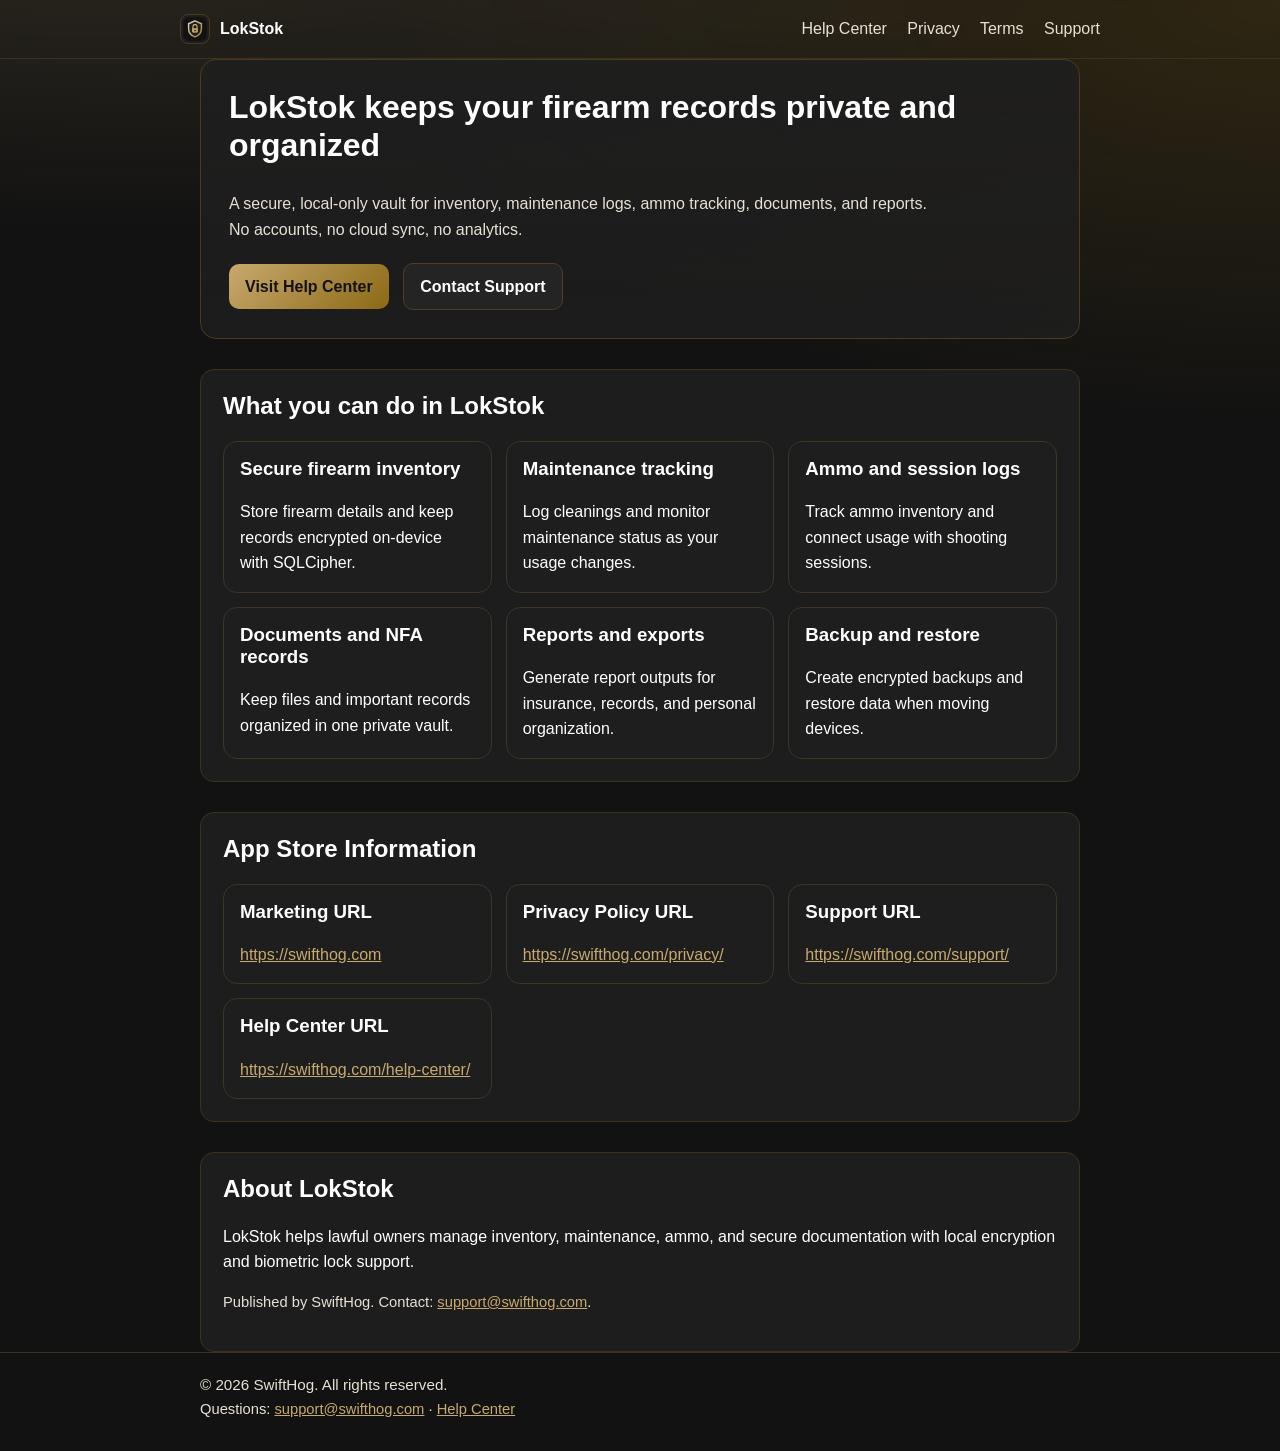
<file: index.html>
<!doctype html>
<html lang="en">
  <head>
    <meta charset="UTF-8" />
    <meta name="viewport" content="width=device-width, initial-scale=1.0" />
    <meta name="robots" content="noindex" />
    <title>LokStok | Local-Only Firearms Vault</title>
    <meta
      name="description"
      content="LokStok is a local-only encrypted firearms vault app by SwiftHog for secure inventory, records, and documentation."
    />
    <link rel="stylesheet" href="/styles.css" />
  </head>
  <body>
    <header>
      <div class="container topbar">
        <a class="brand" href="/">
          <img class="brand-badge" src="/assets/lokstok-logo.svg" alt="LokStok logo" />
          <span>LokStok</span>
        </a>
        <nav aria-label="Primary">
          <a href="/help-center/">Help Center</a>
          <a href="/privacy/">Privacy</a>
          <a href="/terms/">Terms</a>
          <a href="/support/">Support</a>
        </nav>
      </div>
    </header>

    <main class="container">
      <section class="hero">
        <h1>LokStok keeps your firearm records private and organized</h1>
        <p class="subtext">
          A secure, local-only vault for inventory, maintenance logs, ammo tracking, documents, and
          reports. No accounts, no cloud sync, no analytics.
        </p>
        <div class="button-row">
          <a class="button" href="/help-center/">Visit Help Center</a>
          <a class="button secondary" href="/support/">Contact Support</a>
        </div>
      </section>

      <section class="section">
        <h2>What you can do in LokStok</h2>
        <div class="grid">
          <article class="card">
            <h3>Secure firearm inventory</h3>
            <p>Store firearm details and keep records encrypted on-device with SQLCipher.</p>
          </article>
          <article class="card">
            <h3>Maintenance tracking</h3>
            <p>Log cleanings and monitor maintenance status as your usage changes.</p>
          </article>
          <article class="card">
            <h3>Ammo and session logs</h3>
            <p>Track ammo inventory and connect usage with shooting sessions.</p>
          </article>
          <article class="card">
            <h3>Documents and NFA records</h3>
            <p>Keep files and important records organized in one private vault.</p>
          </article>
          <article class="card">
            <h3>Reports and exports</h3>
            <p>Generate report outputs for insurance, records, and personal organization.</p>
          </article>
          <article class="card">
            <h3>Backup and restore</h3>
            <p>Create encrypted backups and restore data when moving devices.</p>
          </article>
        </div>
      </section>

      <section class="section">
        <h2>App Store Information</h2>
        <div class="grid">
          <article class="card">
            <h3>Marketing URL</h3>
            <p><a href="https://swifthog.com">https://swifthog.com</a></p>
          </article>
          <article class="card">
            <h3>Privacy Policy URL</h3>
            <p><a href="https://swifthog.com/privacy/">https://swifthog.com/privacy/</a></p>
          </article>
          <article class="card">
            <h3>Support URL</h3>
            <p><a href="https://swifthog.com/support/">https://swifthog.com/support/</a></p>
          </article>
          <article class="card">
            <h3>Help Center URL</h3>
            <p><a href="https://swifthog.com/help-center/">https://swifthog.com/help-center/</a></p>
          </article>
        </div>
      </section>

      <section class="section">
        <h2>About LokStok</h2>
        <p>
          LokStok helps lawful owners manage inventory, maintenance, ammo, and secure documentation
          with local encryption and biometric lock support.
        </p>
        <p class="small">
          Published by SwiftHog. Contact: <a href="mailto:support@swifthog.com">support@swifthog.com</a>.
        </p>
      </section>
    </main>

    <footer>
      <div class="container">
        <div>© <span id="year"></span> SwiftHog. All rights reserved.</div>
        <div class="small">
          Questions: <a href="mailto:support@swifthog.com">support@swifthog.com</a> ·
          <a href="/help-center/">Help Center</a>
        </div>
      </div>
    </footer>

    <script>
      document.getElementById("year").textContent = new Date().getFullYear();
    </script>
  </body>
</html>
</file>
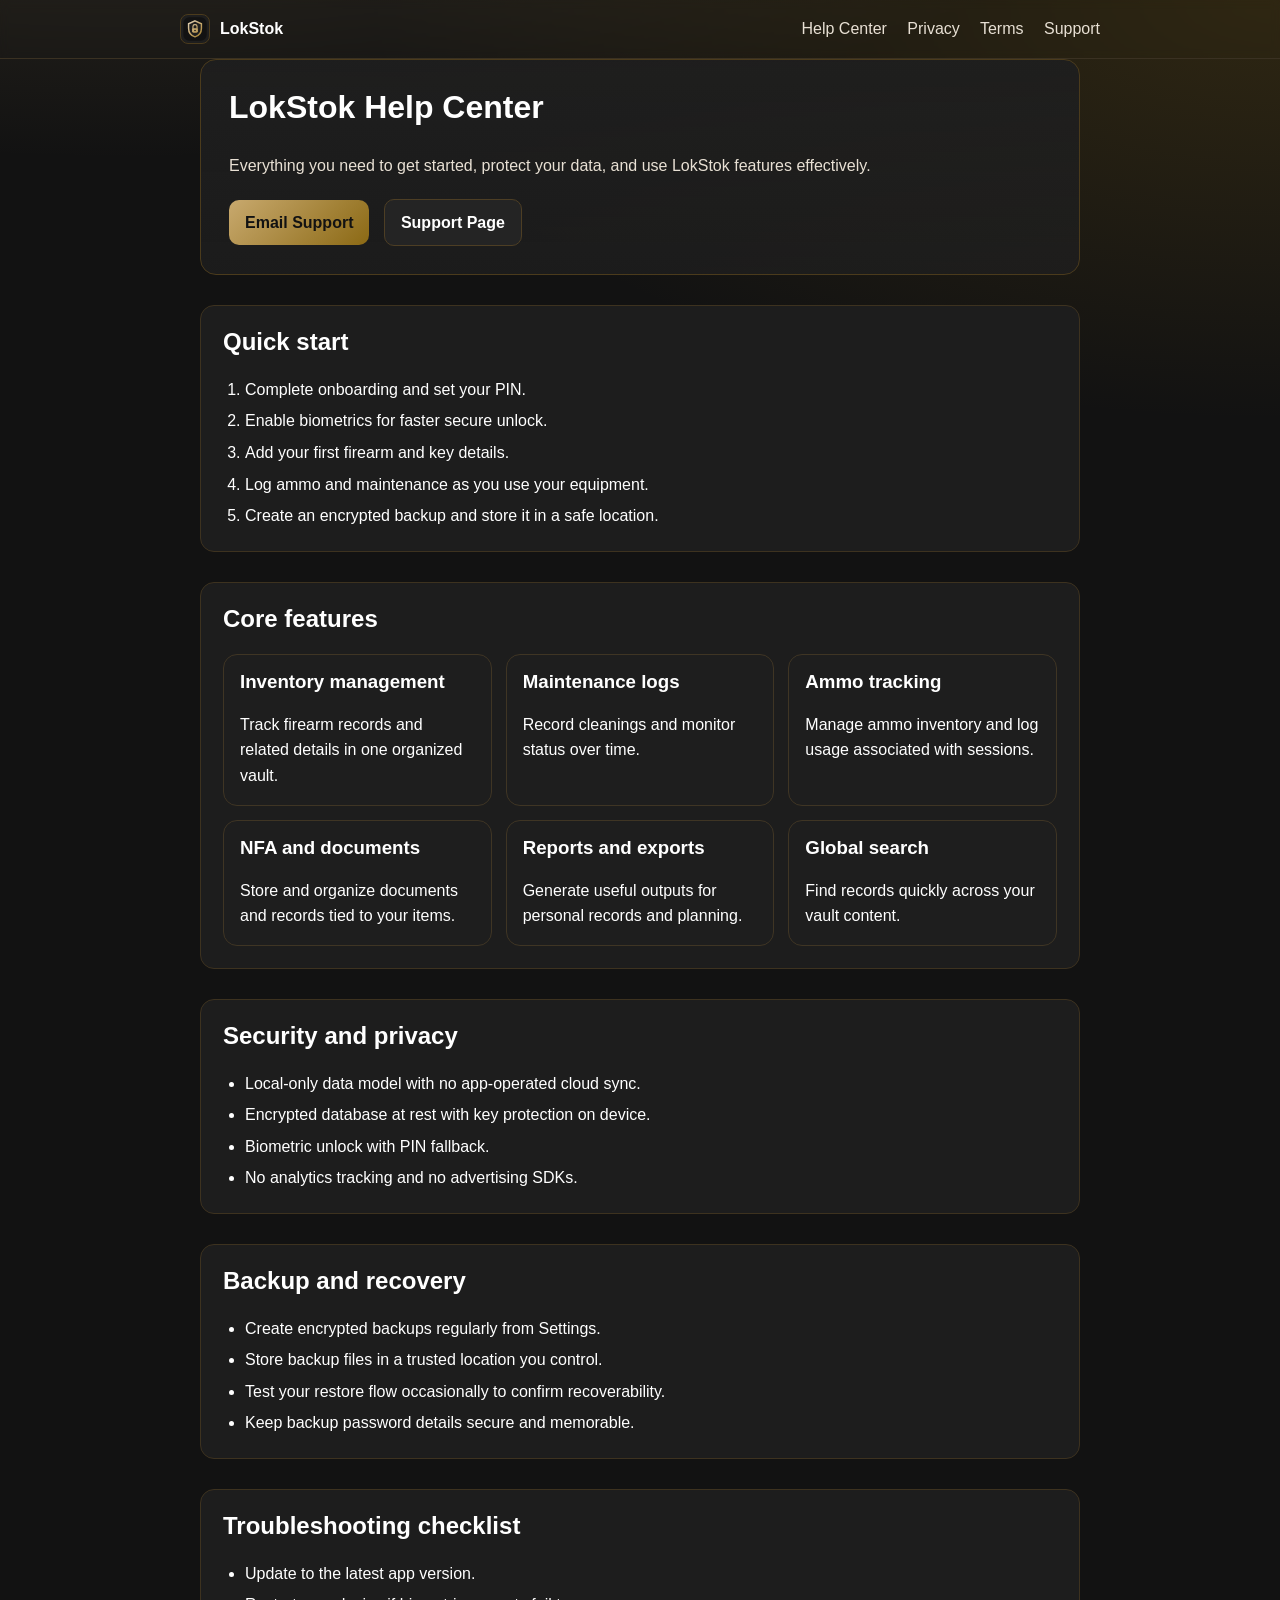
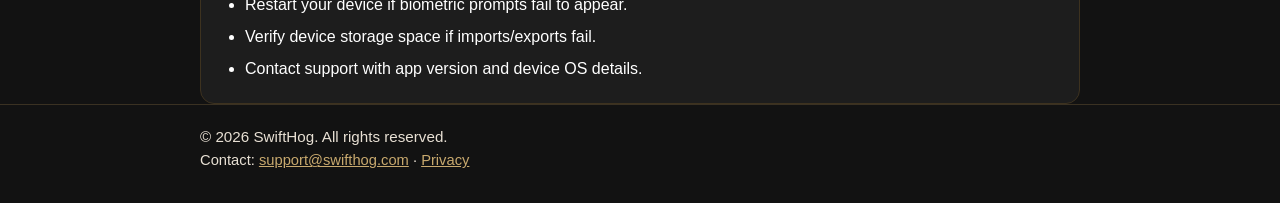
<file: help-center/index.html>
<!doctype html>
<html lang="en">
  <head>
    <meta charset="UTF-8" />
    <meta name="viewport" content="width=device-width, initial-scale=1.0" />
    <meta name="robots" content="noindex" />
    <title>Help Center | LokStok</title>
    <meta
      name="description"
      content="LokStok help center with setup guidance, feature overview, and support information."
    />
    <link rel="stylesheet" href="/styles.css" />
  </head>
  <body>
    <header>
      <div class="container topbar">
        <a class="brand" href="/">
          <img class="brand-badge" src="/assets/lokstok-logo.svg" alt="LokStok logo" />
          <span>LokStok</span>
        </a>
        <nav aria-label="Primary">
          <a href="/help-center/">Help Center</a>
          <a href="/privacy/">Privacy</a>
          <a href="/terms/">Terms</a>
          <a href="/support/">Support</a>
        </nav>
      </div>
    </header>

    <main class="container">
      <section class="hero">
        <h1>LokStok Help Center</h1>
        <p class="subtext">
          Everything you need to get started, protect your data, and use LokStok features
          effectively.
        </p>
        <div class="button-row">
          <a class="button" href="mailto:support@swifthog.com">Email Support</a>
          <a class="button secondary" href="/support/">Support Page</a>
        </div>
      </section>

      <section class="section">
        <h2>Quick start</h2>
        <ol>
          <li>Complete onboarding and set your PIN.</li>
          <li>Enable biometrics for faster secure unlock.</li>
          <li>Add your first firearm and key details.</li>
          <li>Log ammo and maintenance as you use your equipment.</li>
          <li>Create an encrypted backup and store it in a safe location.</li>
        </ol>
      </section>

      <section class="section">
        <h2>Core features</h2>
        <div class="grid">
          <article class="card">
            <h3>Inventory management</h3>
            <p>Track firearm records and related details in one organized vault.</p>
          </article>
          <article class="card">
            <h3>Maintenance logs</h3>
            <p>Record cleanings and monitor status over time.</p>
          </article>
          <article class="card">
            <h3>Ammo tracking</h3>
            <p>Manage ammo inventory and log usage associated with sessions.</p>
          </article>
          <article class="card">
            <h3>NFA and documents</h3>
            <p>Store and organize documents and records tied to your items.</p>
          </article>
          <article class="card">
            <h3>Reports and exports</h3>
            <p>Generate useful outputs for personal records and planning.</p>
          </article>
          <article class="card">
            <h3>Global search</h3>
            <p>Find records quickly across your vault content.</p>
          </article>
        </div>
      </section>

      <section class="section">
        <h2>Security and privacy</h2>
        <ul>
          <li>Local-only data model with no app-operated cloud sync.</li>
          <li>Encrypted database at rest with key protection on device.</li>
          <li>Biometric unlock with PIN fallback.</li>
          <li>No analytics tracking and no advertising SDKs.</li>
        </ul>
      </section>

      <section class="section">
        <h2>Backup and recovery</h2>
        <ul>
          <li>Create encrypted backups regularly from Settings.</li>
          <li>Store backup files in a trusted location you control.</li>
          <li>Test your restore flow occasionally to confirm recoverability.</li>
          <li>Keep backup password details secure and memorable.</li>
        </ul>
      </section>

      <section class="section">
        <h2>Troubleshooting checklist</h2>
        <ul>
          <li>Update to the latest app version.</li>
          <li>Restart your device if biometric prompts fail to appear.</li>
          <li>Verify device storage space if imports/exports fail.</li>
          <li>Contact support with app version and device OS details.</li>
        </ul>
      </section>
    </main>

    <footer>
      <div class="container">
        <div>© <span id="year"></span> SwiftHog. All rights reserved.</div>
        <div class="small">
          Contact: <a href="mailto:support@swifthog.com">support@swifthog.com</a> ·
          <a href="/privacy/">Privacy</a>
        </div>
      </div>
    </footer>

    <script>
      document.getElementById("year").textContent = new Date().getFullYear();
    </script>
  </body>
</html>
</file>
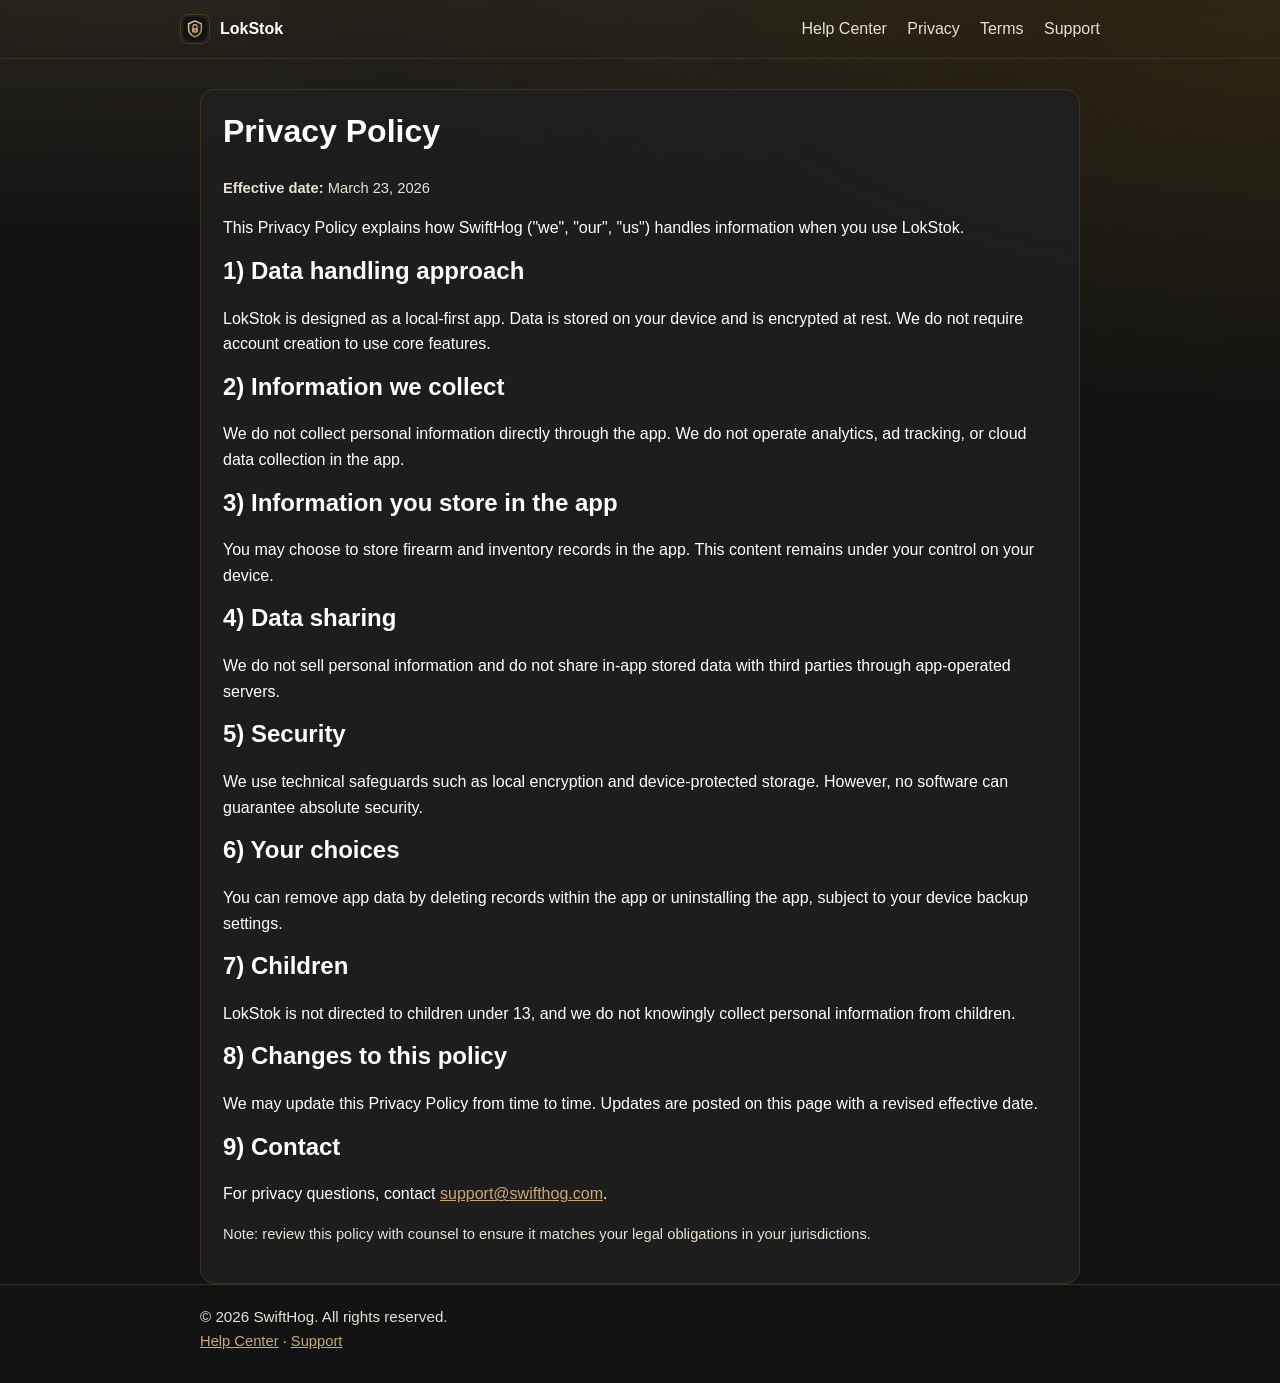
<file: privacy/index.html>
<!doctype html>
<html lang="en">
  <head>
    <meta charset="UTF-8" />
    <meta name="viewport" content="width=device-width, initial-scale=1.0" />
    <meta name="robots" content="noindex" />
    <title>Privacy Policy | LokStok</title>
    <meta name="description" content="LokStok privacy policy for the local-only encrypted firearms vault app." />
    <link rel="stylesheet" href="/styles.css" />
  </head>
  <body>
    <header>
      <div class="container topbar">
        <a class="brand" href="/">
          <img class="brand-badge" src="/assets/lokstok-logo.svg" alt="LokStok logo" />
          <span>LokStok</span>
        </a>
        <nav aria-label="Primary">
          <a href="/help-center/">Help Center</a>
          <a href="/privacy/">Privacy</a>
          <a href="/terms/">Terms</a>
          <a href="/support/">Support</a>
        </nav>
      </div>
    </header>

    <main class="container">
      <section class="section">
        <h1>Privacy Policy</h1>
        <p class="small"><strong>Effective date:</strong> March 23, 2026</p>
        <p>
          This Privacy Policy explains how SwiftHog ("we", "our", "us") handles information when
          you use LokStok.
        </p>

        <h2>1) Data handling approach</h2>
        <p>
          LokStok is designed as a local-first app. Data is stored on your device and is
          encrypted at rest. We do not require account creation to use core features.
        </p>

        <h2>2) Information we collect</h2>
        <p>
          We do not collect personal information directly through the app. We do not operate
          analytics, ad tracking, or cloud data collection in the app.
        </p>

        <h2>3) Information you store in the app</h2>
        <p>
          You may choose to store firearm and inventory records in the app. This content remains
          under your control on your device.
        </p>

        <h2>4) Data sharing</h2>
        <p>
          We do not sell personal information and do not share in-app stored data with third
          parties through app-operated servers.
        </p>

        <h2>5) Security</h2>
        <p>
          We use technical safeguards such as local encryption and device-protected storage.
          However, no software can guarantee absolute security.
        </p>

        <h2>6) Your choices</h2>
        <p>
          You can remove app data by deleting records within the app or uninstalling the app,
          subject to your device backup settings.
        </p>

        <h2>7) Children</h2>
        <p>
          LokStok is not directed to children under 13, and we do not knowingly collect
          personal information from children.
        </p>

        <h2>8) Changes to this policy</h2>
        <p>
          We may update this Privacy Policy from time to time. Updates are posted on this page with
          a revised effective date.
        </p>

        <h2>9) Contact</h2>
        <p>
          For privacy questions, contact
          <a href="mailto:support@swifthog.com">support@swifthog.com</a>.
        </p>

        <p class="small">
          Note: review this policy with counsel to ensure it matches your legal obligations in your
          jurisdictions.
        </p>
      </section>
    </main>

    <footer>
      <div class="container">
        <div>© <span id="year"></span> SwiftHog. All rights reserved.</div>
        <div class="small"><a href="/help-center/">Help Center</a> · <a href="/support/">Support</a></div>
      </div>
    </footer>

    <script>
      document.getElementById("year").textContent = new Date().getFullYear();
    </script>
  </body>
</html>
</file>
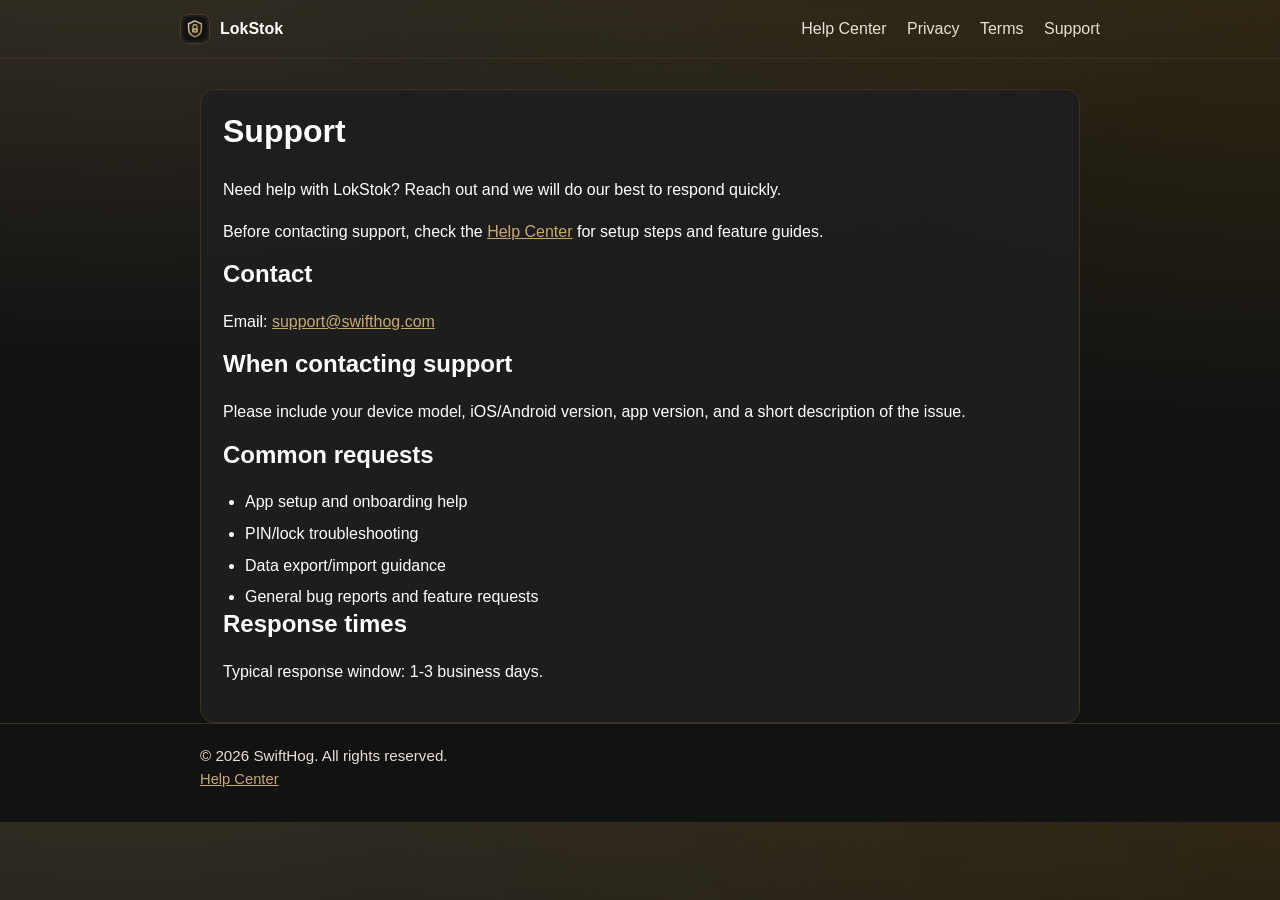
<file: support/index.html>
<!doctype html>
<html lang="en">
  <head>
    <meta charset="UTF-8" />
    <meta name="viewport" content="width=device-width, initial-scale=1.0" />
    <meta name="robots" content="noindex" />
    <title>Support | LokStok</title>
    <meta name="description" content="Support for LokStok by SwiftHog." />
    <link rel="stylesheet" href="/styles.css" />
  </head>
  <body>
    <header>
      <div class="container topbar">
        <a class="brand" href="/">
          <img class="brand-badge" src="/assets/lokstok-logo.svg" alt="LokStok logo" />
          <span>LokStok</span>
        </a>
        <nav aria-label="Primary">
          <a href="/help-center/">Help Center</a>
          <a href="/privacy/">Privacy</a>
          <a href="/terms/">Terms</a>
          <a href="/support/">Support</a>
        </nav>
      </div>
    </header>

    <main class="container">
      <section class="section">
        <h1>Support</h1>
        <p>
          Need help with LokStok? Reach out and we will do our best to respond quickly.
        </p>
        <p>
          Before contacting support, check the <a href="/help-center/">Help Center</a> for setup
          steps and feature guides.
        </p>

        <h2>Contact</h2>
        <p>
          Email: <a href="mailto:support@swifthog.com">support@swifthog.com</a>
        </p>

        <h2>When contacting support</h2>
        <p>
          Please include your device model, iOS/Android version, app version, and a short
          description of the issue.
        </p>

        <h2>Common requests</h2>
        <ul>
          <li>App setup and onboarding help</li>
          <li>PIN/lock troubleshooting</li>
          <li>Data export/import guidance</li>
          <li>General bug reports and feature requests</li>
        </ul>

        <h2>Response times</h2>
        <p>Typical response window: 1-3 business days.</p>
      </section>
    </main>

    <footer>
      <div class="container">
        <div>© <span id="year"></span> SwiftHog. All rights reserved.</div>
        <div class="small"><a href="/help-center/">Help Center</a></div>
      </div>
    </footer>

    <script>
      document.getElementById("year").textContent = new Date().getFullYear();
    </script>
  </body>
</html>
</file>
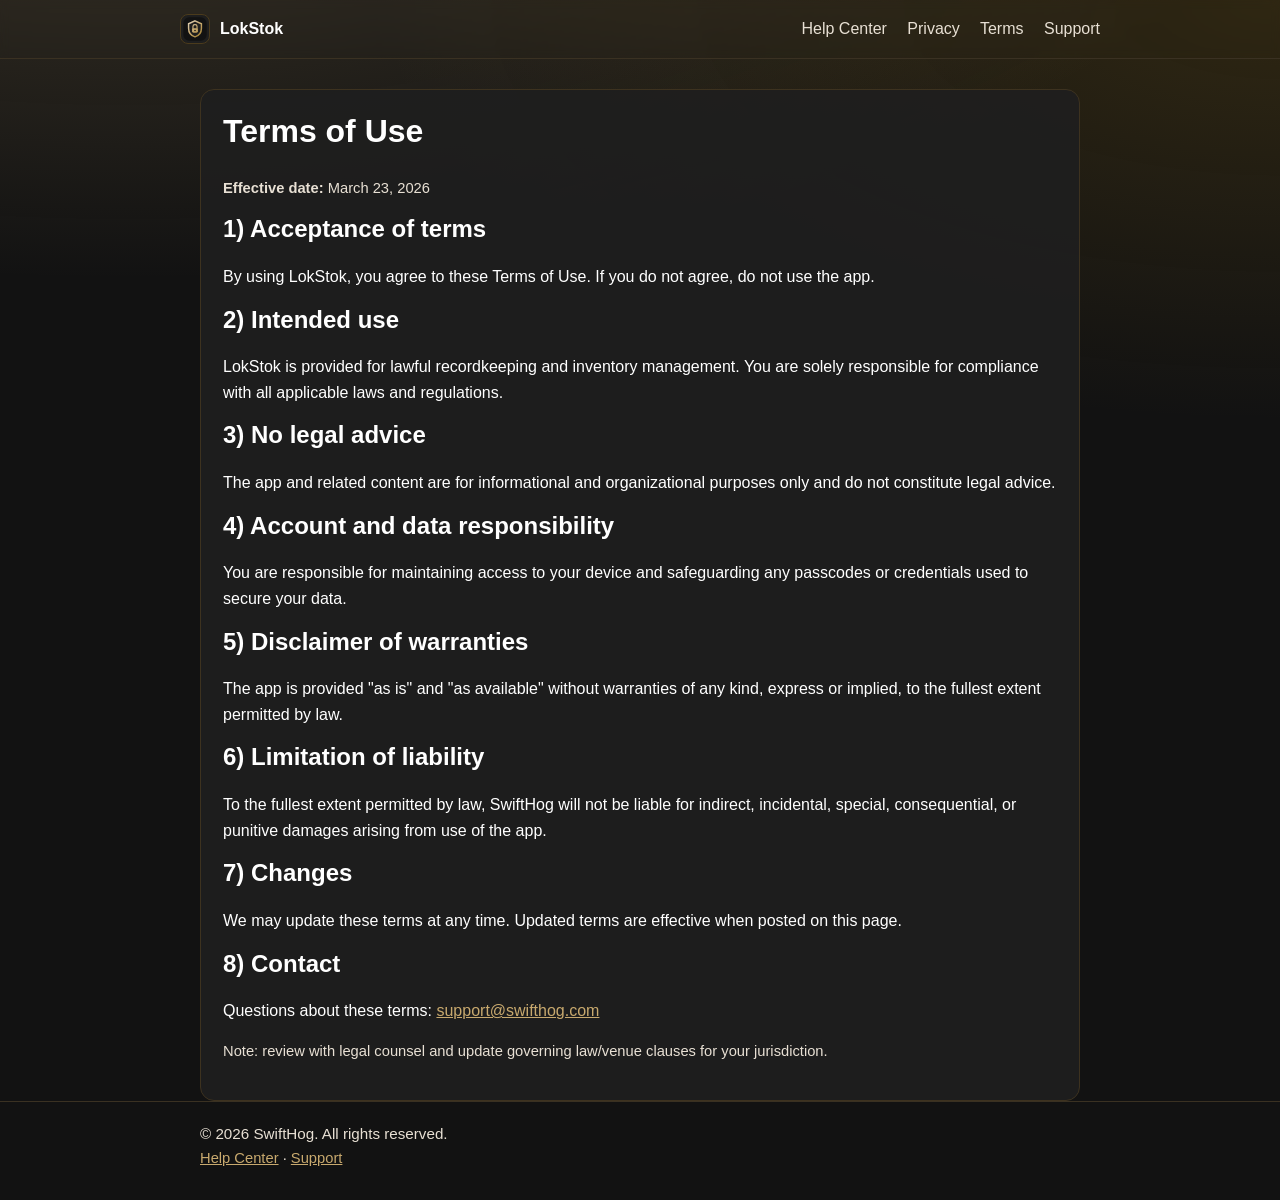
<file: terms/index.html>
<!doctype html>
<html lang="en">
  <head>
    <meta charset="UTF-8" />
    <meta name="viewport" content="width=device-width, initial-scale=1.0" />
    <meta name="robots" content="noindex" />
    <title>Terms of Use | LokStok</title>
    <meta name="description" content="LokStok terms of use for the local-only encrypted firearms vault app." />
    <link rel="stylesheet" href="/styles.css" />
  </head>
  <body>
    <header>
      <div class="container topbar">
        <a class="brand" href="/">
          <img class="brand-badge" src="/assets/lokstok-logo.svg" alt="LokStok logo" />
          <span>LokStok</span>
        </a>
        <nav aria-label="Primary">
          <a href="/help-center/">Help Center</a>
          <a href="/privacy/">Privacy</a>
          <a href="/terms/">Terms</a>
          <a href="/support/">Support</a>
        </nav>
      </div>
    </header>

    <main class="container">
      <section class="section">
        <h1>Terms of Use</h1>
        <p class="small"><strong>Effective date:</strong> March 23, 2026</p>

        <h2>1) Acceptance of terms</h2>
        <p>
          By using LokStok, you agree to these Terms of Use. If you do not agree, do not
          use the app.
        </p>

        <h2>2) Intended use</h2>
        <p>
          LokStok is provided for lawful recordkeeping and inventory management. You are
          solely responsible for compliance with all applicable laws and regulations.
        </p>

        <h2>3) No legal advice</h2>
        <p>
          The app and related content are for informational and organizational purposes only and do
          not constitute legal advice.
        </p>

        <h2>4) Account and data responsibility</h2>
        <p>
          You are responsible for maintaining access to your device and safeguarding any passcodes
          or credentials used to secure your data.
        </p>

        <h2>5) Disclaimer of warranties</h2>
        <p>
          The app is provided "as is" and "as available" without warranties of any kind, express or
          implied, to the fullest extent permitted by law.
        </p>

        <h2>6) Limitation of liability</h2>
        <p>
          To the fullest extent permitted by law, SwiftHog will not be liable for indirect,
          incidental, special, consequential, or punitive damages arising from use of the app.
        </p>

        <h2>7) Changes</h2>
        <p>
          We may update these terms at any time. Updated terms are effective when posted on this
          page.
        </p>

        <h2>8) Contact</h2>
        <p>
          Questions about these terms:
          <a href="mailto:support@swifthog.com">support@swifthog.com</a>
        </p>

        <p class="small">
          Note: review with legal counsel and update governing law/venue clauses for your
          jurisdiction.
        </p>
      </section>
    </main>

    <footer>
      <div class="container">
        <div>© <span id="year"></span> SwiftHog. All rights reserved.</div>
        <div class="small"><a href="/help-center/">Help Center</a> · <a href="/support/">Support</a></div>
      </div>
    </footer>

    <script>
      document.getElementById("year").textContent = new Date().getFullYear();
    </script>
  </body>
</html>
</file>
<file: styles.css>
:root {
  --bg: #121212;
  --surface: #1e1e1e;
  --surface-2: #242424;
  --text: #ffffff;
  --muted: #e8e0d4;
  --accent: #c8a96e;
  --accent-2: #8b6914;
  --maxw: 920px;
}

* {
  box-sizing: border-box;
}

html,
body {
  margin: 0;
  padding: 0;
  font-family: -apple-system, BlinkMacSystemFont, "Segoe UI", Roboto, Helvetica, Arial, sans-serif;
  line-height: 1.6;
  color: var(--text);
  background: radial-gradient(1200px 520px at 10% -20%, rgba(200, 169, 110, 0.25), transparent),
    radial-gradient(900px 420px at 100% 0, rgba(139, 105, 20, 0.24), transparent), var(--bg);
}

a {
  color: var(--accent);
}

a:hover {
  opacity: 0.92;
}

.container {
  width: 100%;
  max-width: var(--maxw);
  margin: 0 auto;
  padding: 0 20px;
}

header {
  border-bottom: 1px solid #3a3122;
  backdrop-filter: blur(4px);
}

.topbar {
  display: flex;
  align-items: center;
  justify-content: space-between;
  padding: 14px 0;
}

.brand {
  display: inline-flex;
  align-items: center;
  gap: 10px;
  font-weight: 700;
  text-decoration: none;
  color: var(--text);
}

.brand-badge {
  width: 30px;
  height: 30px;
  display: block;
  border-radius: 8px;
  border: 1px solid #4b3b1c;
  background: #1e1e1e;
}

nav a {
  margin-left: 16px;
  text-decoration: none;
  color: var(--muted);
}

nav a:hover {
  color: var(--accent);
}

main {
  padding: 38px 0 60px;
}

.hero {
  background: linear-gradient(180deg, rgba(30, 30, 30, 0.95), rgba(30, 30, 30, 0.78));
  border: 1px solid #4b3b1c;
  border-radius: 16px;
  padding: 28px;
}

h1,
h2,
h3 {
  line-height: 1.2;
  margin-top: 0;
}

p {
  margin-top: 0;
}

h1 {
  font-size: 2rem;
}

.subtext {
  color: var(--muted);
  max-width: 700px;
}

.grid {
  display: grid;
  grid-template-columns: repeat(auto-fit, minmax(220px, 1fr));
  gap: 14px;
  margin-top: 20px;
}

.card {
  background: var(--surface);
  border: 1px solid #3f3524;
  border-radius: 14px;
  padding: 16px;
}

.card p {
  margin-bottom: 0;
}

.button-row {
  margin-top: 20px;
}

.button {
  display: inline-block;
  background: linear-gradient(135deg, var(--accent), var(--accent-2));
  color: #121212;
  text-decoration: none;
  font-weight: 600;
  padding: 10px 16px;
  border-radius: 10px;
  margin-right: 10px;
}

.button.secondary {
  background: var(--surface-2);
  color: var(--text);
  border: 1px solid #4d3e24;
}

.section {
  margin-top: 30px;
  background: rgba(30, 30, 30, 0.9);
  border: 1px solid #3d321f;
  border-radius: 14px;
  padding: 22px;
}

footer {
  border-top: 1px solid #3a3122;
  color: var(--muted);
  font-size: 0.95rem;
  padding: 20px 0 30px;
}

.small {
  font-size: 0.92rem;
  color: var(--muted);
}

ul,
ol {
  margin: 0;
  padding-left: 22px;
}

li + li {
  margin-top: 6px;
}

code {
  background: #26211a;
  border: 1px solid #4b3b1c;
  padding: 2px 6px;
  border-radius: 6px;
}

@media (max-width: 720px) {
  .topbar {
    flex-wrap: wrap;
    gap: 8px;
  }

  nav {
    width: 100%;
  }

  nav a {
    margin-left: 0;
    margin-right: 14px;
  }
}
</file>
